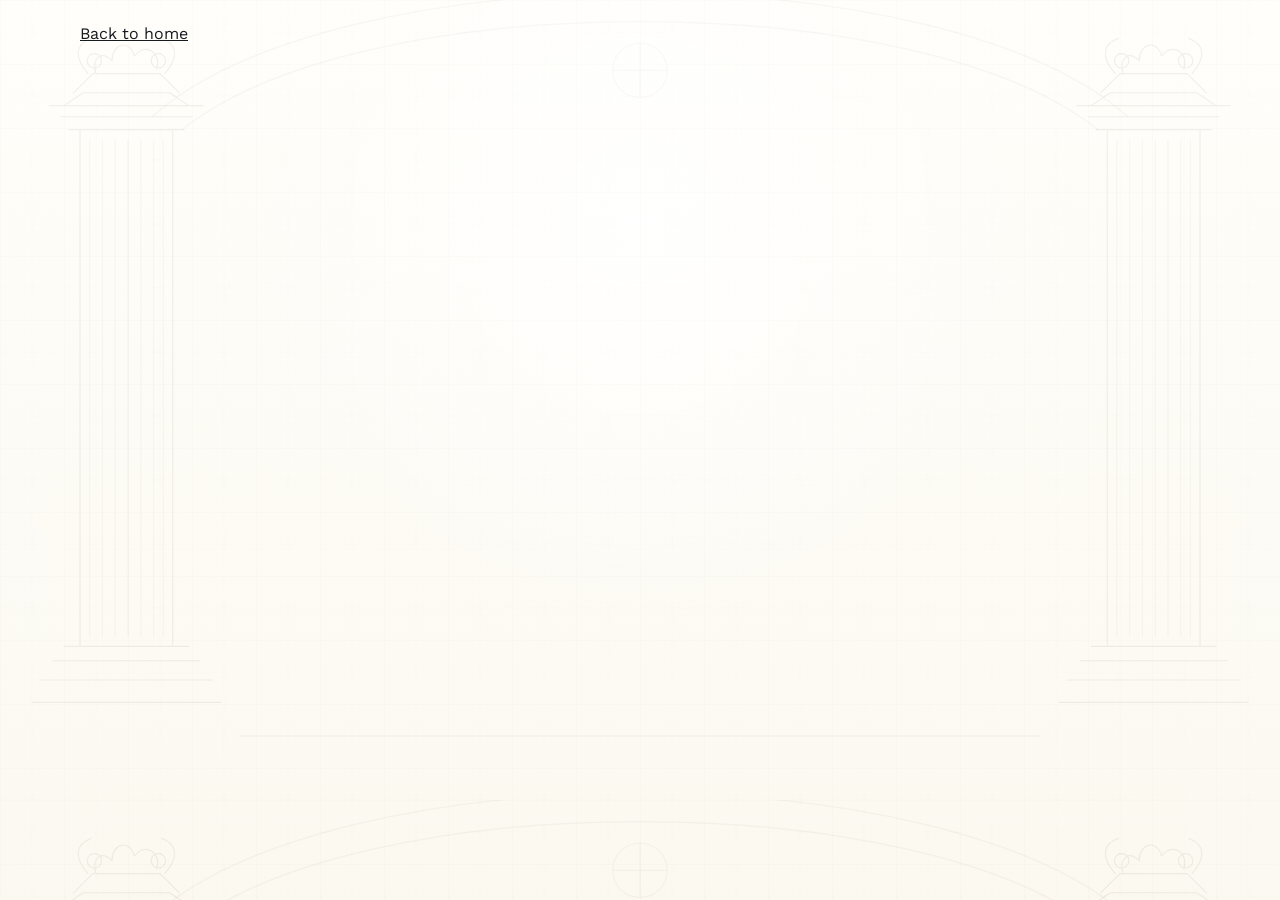
<file: about.html>
<!doctype html>
<html lang="en">
  <head>
    <meta charset="utf-8" />
    <meta name="viewport" content="width=device-width, initial-scale=1" />
    <title>About Me | Heidi's Portfolio</title>
    <link rel="stylesheet" href="portfolio-pages.css" />
  </head>
  <body>
    <main aria-label="Empty About Me page" style="min-height: 100vh; padding-top: 24px">
      <a href="index.html">Back to home</a>
    </main>
  </body>
</html>
</file>
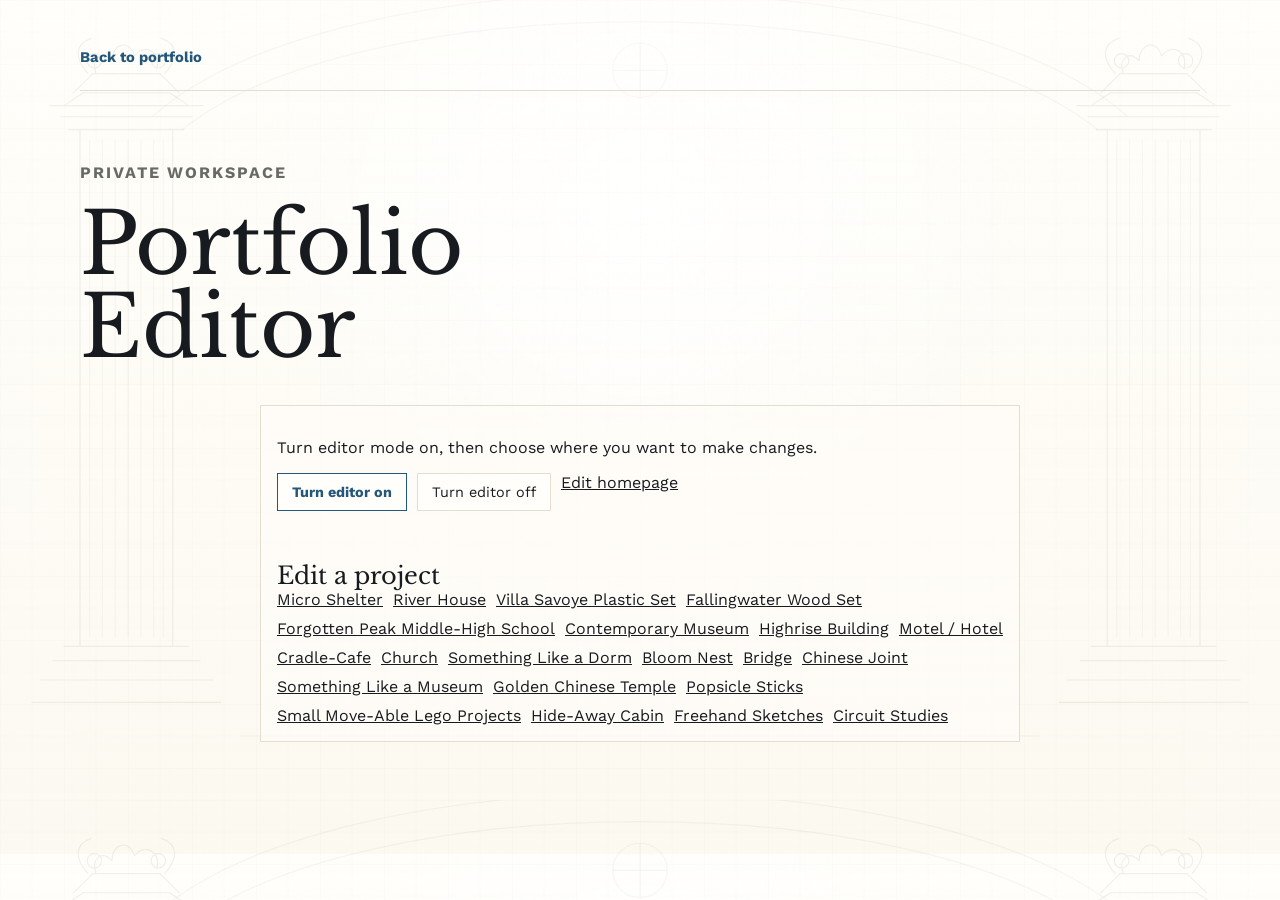
<file: admin.html>
<!doctype html>
<html lang="en">
  <head>
    <meta charset="utf-8" />
    <meta name="viewport" content="width=device-width, initial-scale=1" />
    <title>Portfolio Editor | Heidi's Portfolio</title>
    <link rel="stylesheet" href="portfolio-pages.css" />
  </head>
  <body>
    <main>
      <div class="topbar"><nav><a href="index.html">Back to portfolio</a></nav></div>
      <header class="page-head"><div><p class="eyebrow">Private workspace</p><h1>Portfolio Editor</h1></div></header>
      <section class="edit-form" style="display:block; max-width:760px; margin:0 auto 64px">
        <p>Turn editor mode on, then choose where you want to make changes.</p>
        <div class="edit-actions">
          <button class="primary" id="editor-on" type="button">Turn editor on</button>
          <button id="editor-off" type="button">Turn editor off</button>
          <a href="index.html">Edit homepage</a>
        </div>
        <p class="status" id="status" aria-live="polite"></p>
        <h2>Edit a project</h2>
        <div id="project-links" class="edit-actions"></div>
      </section>
    </main>
    <script src="portfolio-data.js"></script>
    <script>
      const status = document.getElementById("status");
      function setMode(enabled) {
        localStorage.setItem("portfolio-editor-mode", String(enabled));
        status.textContent = enabled ? "Editor mode is on in this browser." : "Editor mode is off.";
      }
      document.getElementById("editor-on").addEventListener("click", () => setMode(true));
      document.getElementById("editor-off").addEventListener("click", () => setMode(false));
      document.getElementById("project-links").innerHTML = window.PORTFOLIO_PROJECTS.map((project) =>
        `<a href="project.html?project=${project.id}">${project.title}</a>`
      ).join("");
    </script>
  </body>
</html>
</file>
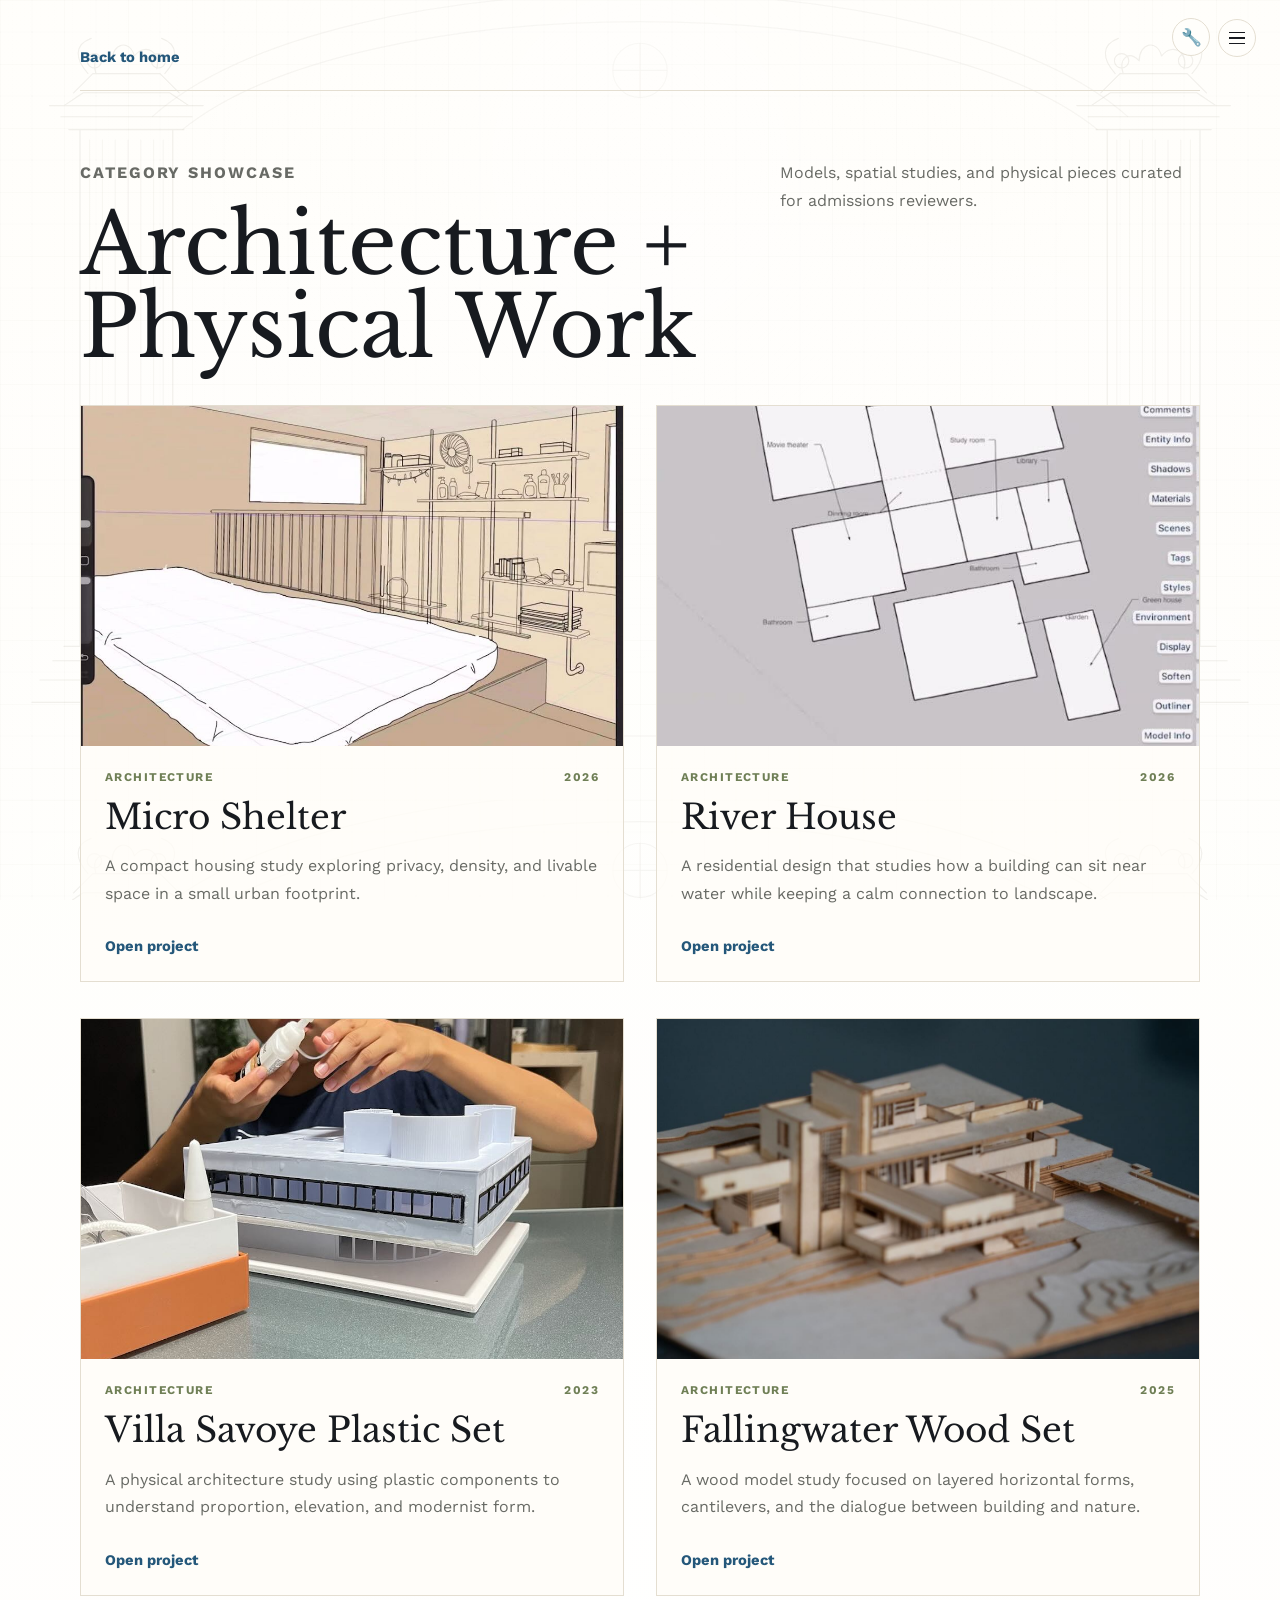
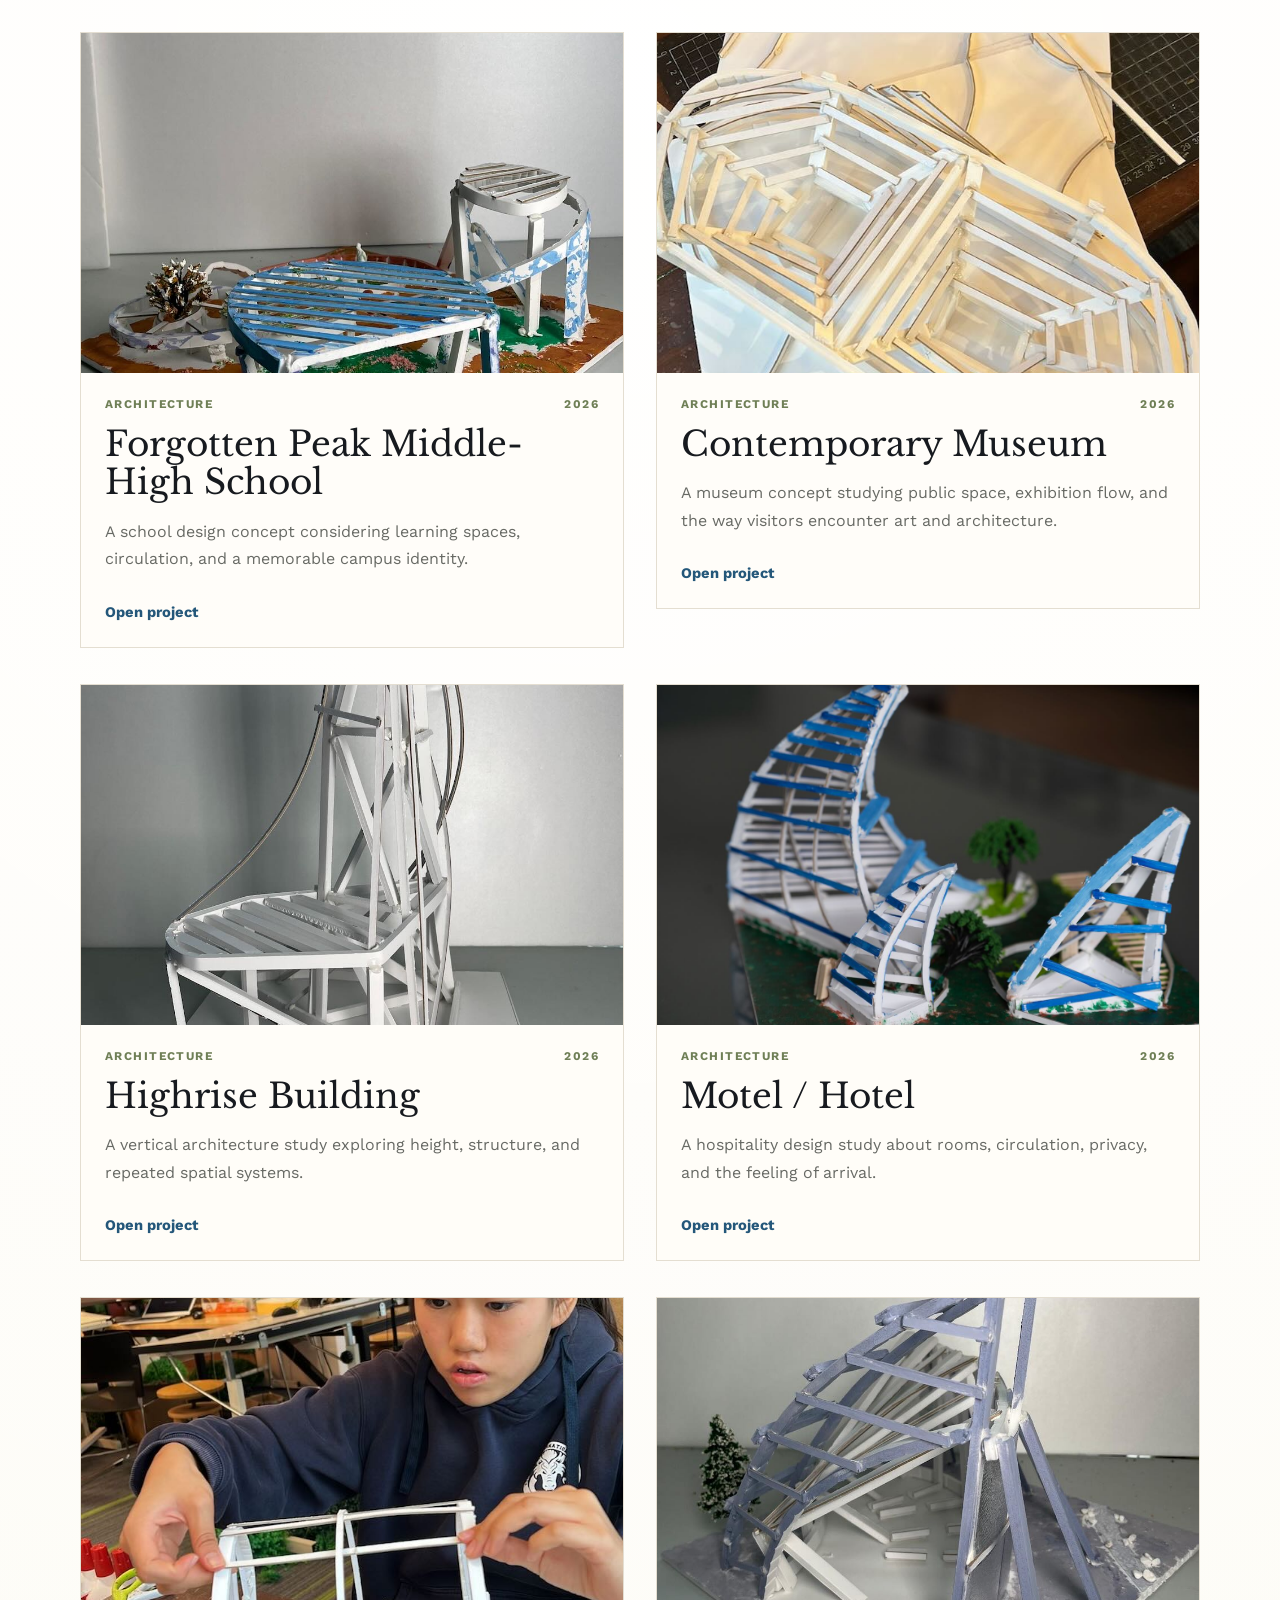
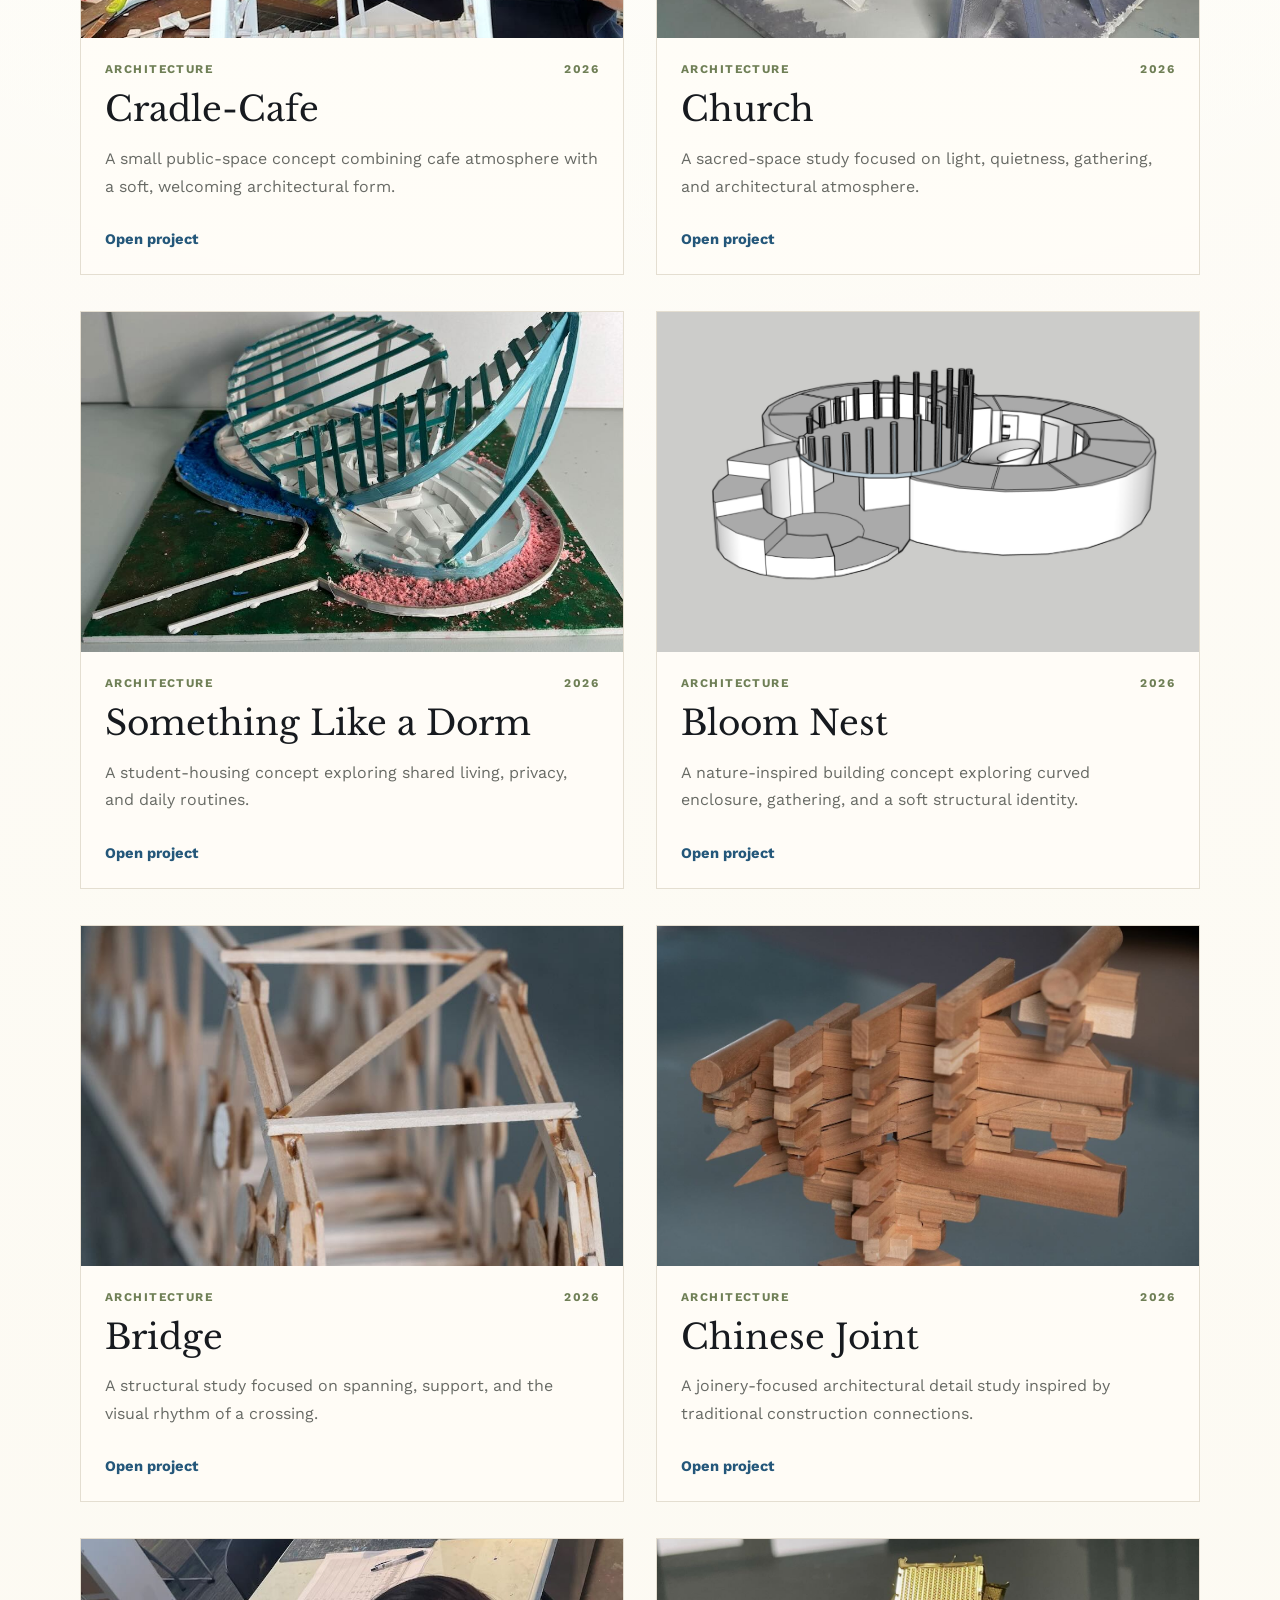
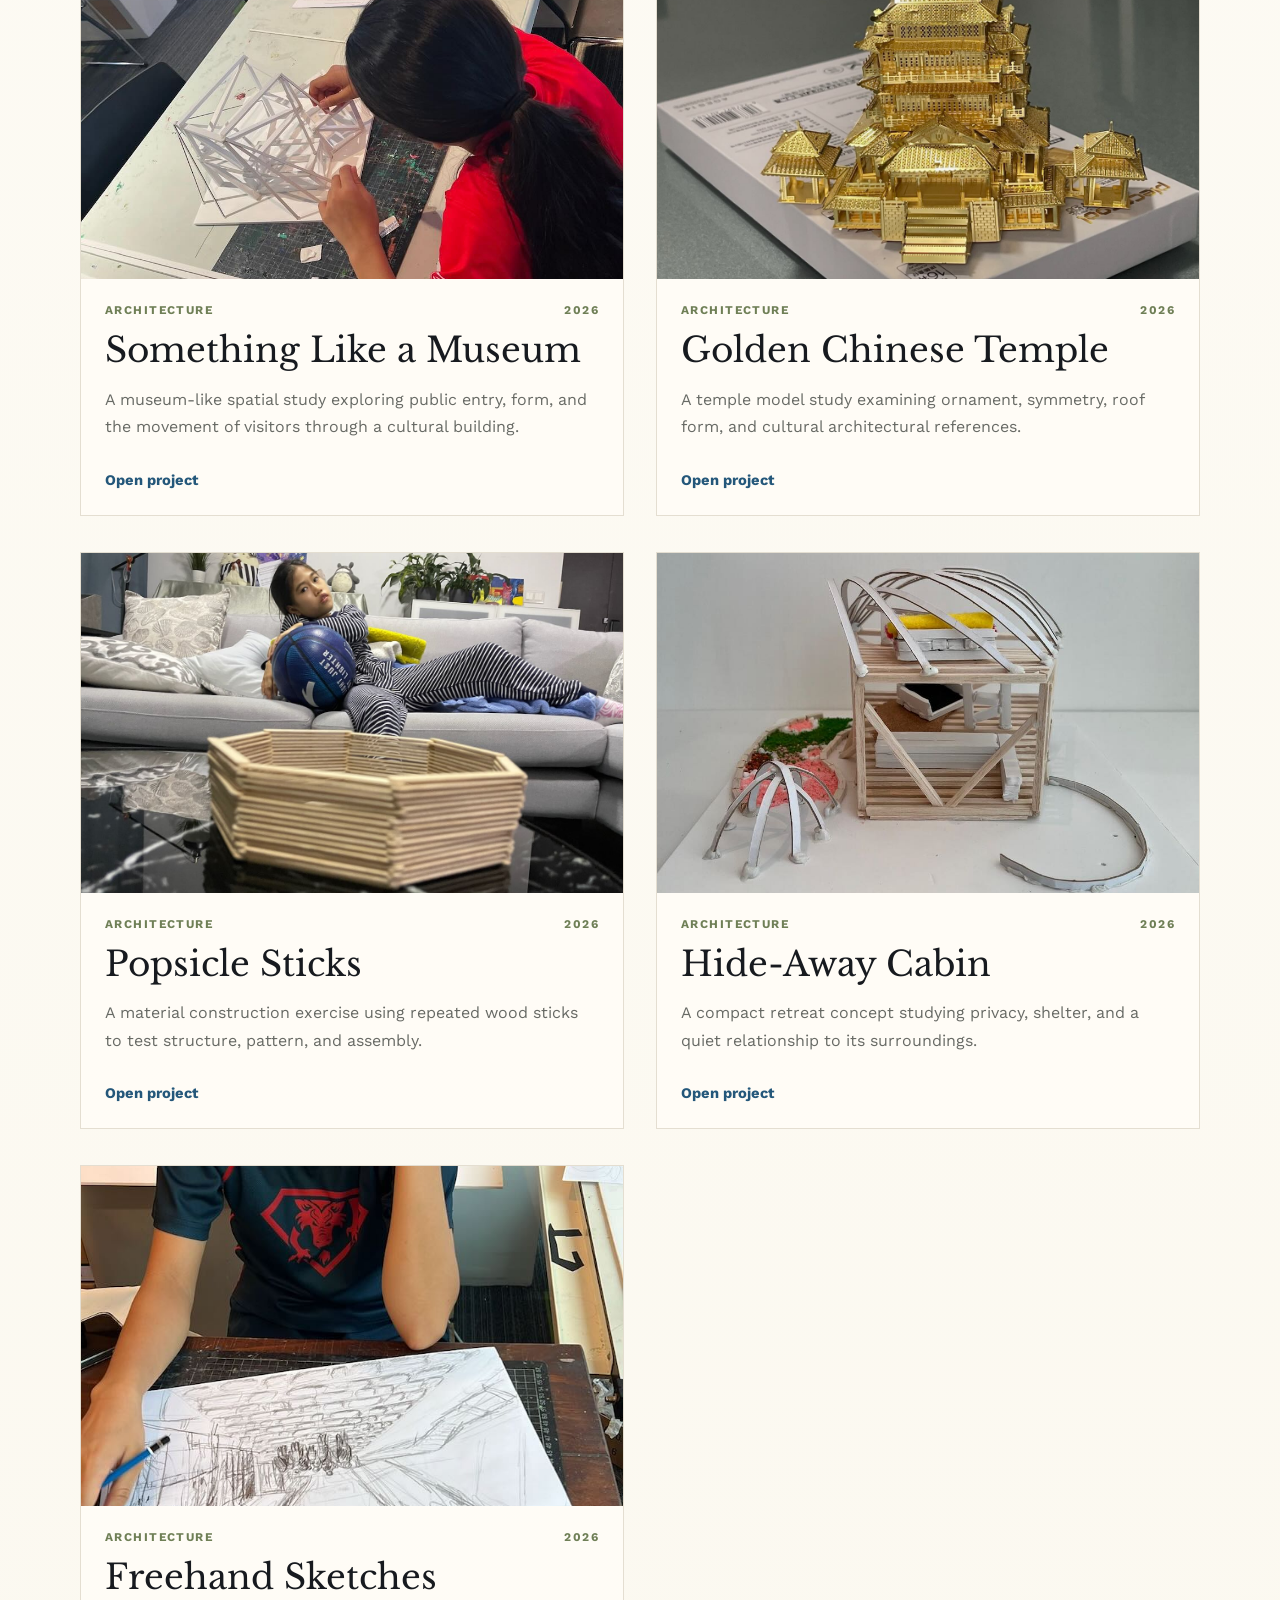
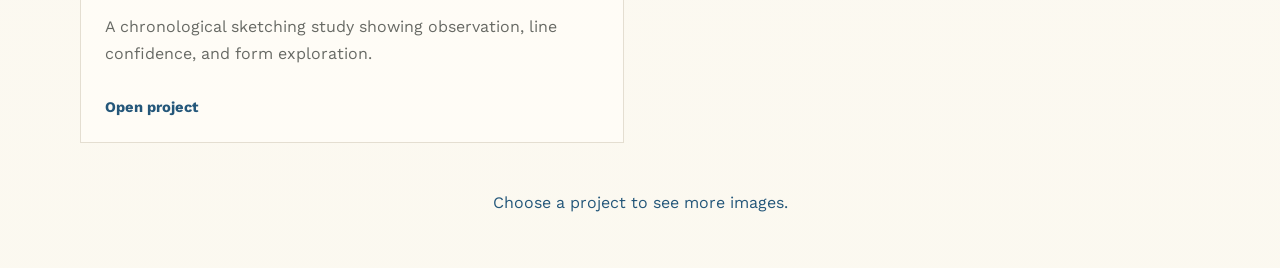
<file: category.html>
<!doctype html>
<html lang="en">
  <head>
    <meta charset="utf-8" />
    <meta name="viewport" content="width=device-width, initial-scale=1" />
    <title>Portfolio Category | Heidi's Portfolio</title>
    <link rel="stylesheet" href="portfolio-pages.css" />
  </head>
  <body>
    <div class="corner-tools">
      <button class="tool-icon editor-toggle" type="button" aria-label="Turn on portfolio editor" aria-pressed="false" title="Turn editor on">🔧</button>
      <details class="category-menu">
        <summary class="tool-icon" aria-label="Open category menu" title="Categories"><span class="menu-lines" aria-hidden="true"><i></i><i></i><i></i></span></summary>
        <nav aria-label="Portfolio categories">
          <a href="index.html">Main Page</a>
          <a href="category.html?category=architecture">Architecture</a>
          <a href="category.html?category=electronic-engineering">Electronic Engineering</a>
          <a href="category.html?category=sports">Sports</a>
          <a href="category.html?category=music">Music</a>
        </nav>
      </details>
    </div>
    <main>
      <div class="topbar">
        <nav aria-label="Category navigation">
          <a href="index.html">Back to home</a>
        </nav>
      </div>

      <header class="page-head">
        <div>
          <p class="eyebrow">Category Showcase</p>
          <h1 id="category-title">Portfolio Work</h1>
        </div>
        <p id="category-copy">
          Selected projects from this category, with room to compare final work,
          process images, and project notes.
        </p>
      </header>

      <section class="project-grid" id="project-grid" aria-label="Projects"></section>

      <footer>
        <p>Choose a project to see more images.</p>
      </footer>
    </main>

    <script src="portfolio-data.js"></script>
    <script src="inline-editor.js" defer></script>
    <script src="page-content-editor.js" defer></script>
    <script>
      const params = new URLSearchParams(window.location.search);
      const category = params.get("category") || "architecture";
      const titles = {
        architecture: "Architecture + Physical Work",
        "electronic-engineering": "Electronic Engineering",
        sports: "Sports",
        music: "Music"
      };
      const copy = {
        architecture: "Models, spatial studies, and physical pieces curated for admissions reviewers.",
        "electronic-engineering": "Hands-on circuit and prototype work showing systems thinking and making.",
        sports: "This category is ready for future sports work.",
        music: "This category is ready for future music work."
      };

      document.title = `${titles[category] || "Portfolio Work"} | Heidi's Portfolio`;
      document.getElementById("category-title").textContent = titles[category] || "Portfolio Work";
      document.getElementById("category-copy").textContent = copy[category] || copy.architecture;

      function editorMode() {
        return localStorage.getItem("portfolio-editor-mode") === "true";
      }

      function toggleEditorMode() {
        localStorage.setItem("portfolio-editor-mode", String(!editorMode()));
        syncEditorMode();
      }

      function syncEditorMode() {
        const enabled = editorMode();
        document.body.classList.toggle("editor-mode", enabled);
        document.querySelectorAll(".editor-toggle").forEach((button) => {
          button.setAttribute("aria-pressed", String(enabled));
          button.setAttribute("aria-label", enabled ? "Turn off portfolio editor" : "Turn on portfolio editor");
          button.title = enabled ? "Turn editor off" : "Turn editor on";
        });
        const toggle = document.getElementById("editor-mode-toggle");
        if (toggle) {
          toggle.setAttribute("aria-pressed", String(enabled));
        }
      }

      function hiddenImages(project) {
        try {
          return JSON.parse(localStorage.getItem(`hidden-images:${project.id}`)) || [];
        } catch {
          return [];
        }
      }

      function extraImages(project) {
        try {
          return JSON.parse(localStorage.getItem(`extra-images:${project.id}`)) || [];
        } catch {
          return [];
        }
      }

      function allImages(project) {
        return [...project.images, ...extraImages(project)];
      }

      function displayImage(project) {
        const hidden = new Set(hiddenImages(project));
        const saved = localStorage.getItem(`display-image:${project.id}`);
        const images = allImages(project);
        if (saved && images.includes(saved) && !hidden.has(saved)) {
          return saved;
        }
        return images.find((image) => !hidden.has(image)) || project.cover;
      }

      function projectTitle(project) {
        return localStorage.getItem(`project-title:${project.id}`) || project.title;
      }

      function projectSummary(project) {
        return localStorage.getItem(`project-summary:${project.id}`) || project.summary;
      }

      function escapeHTML(value) {
        return value
          .replaceAll("&", "&amp;")
          .replaceAll("<", "&lt;")
          .replaceAll(">", "&gt;")
          .replaceAll('"', "&quot;")
          .replaceAll("'", "&#039;");
      }

      const projects = window.PORTFOLIO_PROJECTS.filter((project) => project.category === category);
      const orderKey = `project-order:${category}`;
      const grid = document.getElementById("project-grid");

      function orderedProjects() {
        let savedOrder = [];
        try {
          const saved = JSON.parse(localStorage.getItem(orderKey) || "[]");
          if (Array.isArray(saved)) savedOrder = saved;
        } catch {}

        const byId = new Map(projects.map((project) => [project.id, project]));
        const ordered = savedOrder.map((id) => byId.get(id)).filter(Boolean);
        const included = new Set(ordered.map((project) => project.id));
        return [...ordered, ...projects.filter((project) => !included.has(project.id))];
      }

      function saveProjectOrder(ordered) {
        const nextIds = ordered.map((project) => project.id);
        const defaultIds = projects.map((project) => project.id);
        if (JSON.stringify(nextIds) === JSON.stringify(defaultIds)) {
          localStorage.removeItem(orderKey);
        } else {
          localStorage.setItem(orderKey, JSON.stringify(nextIds));
        }
      }

      function moveProject(projectId, direction) {
        const ordered = orderedProjects();
        const currentIndex = ordered.findIndex((project) => project.id === projectId);
        if (currentIndex < 0) return;
        const targetIndex = direction === "top"
          ? 0
          : direction === "up"
            ? Math.max(0, currentIndex - 1)
            : Math.min(ordered.length - 1, currentIndex + 1);
        if (targetIndex === currentIndex) return;
        const [moved] = ordered.splice(currentIndex, 1);
        ordered.splice(targetIndex, 0, moved);
        saveProjectOrder(ordered);
        renderProjects();
      }

      function renderProjects() {
        const ordered = orderedProjects();
        grid.innerHTML = ordered.map((project, index) => {
          const title = escapeHTML(projectTitle(project));
          const summary = escapeHTML(projectSummary(project));
          return `
            <article class="project-card-shell">
              <a class="project-card" href="project.html?project=${project.id}">
                <div class="project-image-wrap">
                  <img src="${displayImage(project)}" alt="${title}">
                </div>
                <div class="project-copy">
                  <div class="project-kicker"><span>${project.categoryLabel}</span><span>${project.year}</span></div>
                  <h2>${title}</h2>
                  <p>${summary}</p>
                  <span class="open-link">Open project</span>
                </div>
              </a>
              <div class="project-order-controls editor-only" aria-label="Reorder ${title}">
                <span class="project-rank">Position ${index + 1}</span>
                <button type="button" data-project-id="${project.id}" data-direction="top" ${index === 0 ? "disabled" : ""}>Move to top</button>
                <button type="button" data-project-id="${project.id}" data-direction="up" ${index === 0 ? "disabled" : ""}>Move up</button>
                <button type="button" data-project-id="${project.id}" data-direction="down" ${index === ordered.length - 1 ? "disabled" : ""}>Move down</button>
              </div>
            </article>
          `;
        }).join("");

        grid.querySelectorAll(".project-order-controls button").forEach((button) => {
          button.addEventListener("click", () => moveProject(button.dataset.projectId, button.dataset.direction));
        });
        syncEditorMode();
      }

      renderProjects();

      const editorToggle = document.getElementById("editor-mode-toggle");
      if (editorToggle) {
        editorToggle.addEventListener("click", () => {
          syncEditorMode();
        });
      }

      syncEditorMode();
      document.querySelectorAll(".editor-toggle").forEach((button) => {
        button.setAttribute("aria-pressed", String(editorMode()));
        button.addEventListener("click", () => {
          toggleEditorMode();
          button.setAttribute("aria-pressed", String(editorMode()));
        });
      });
    </script>
  </body>
</html>
</file>
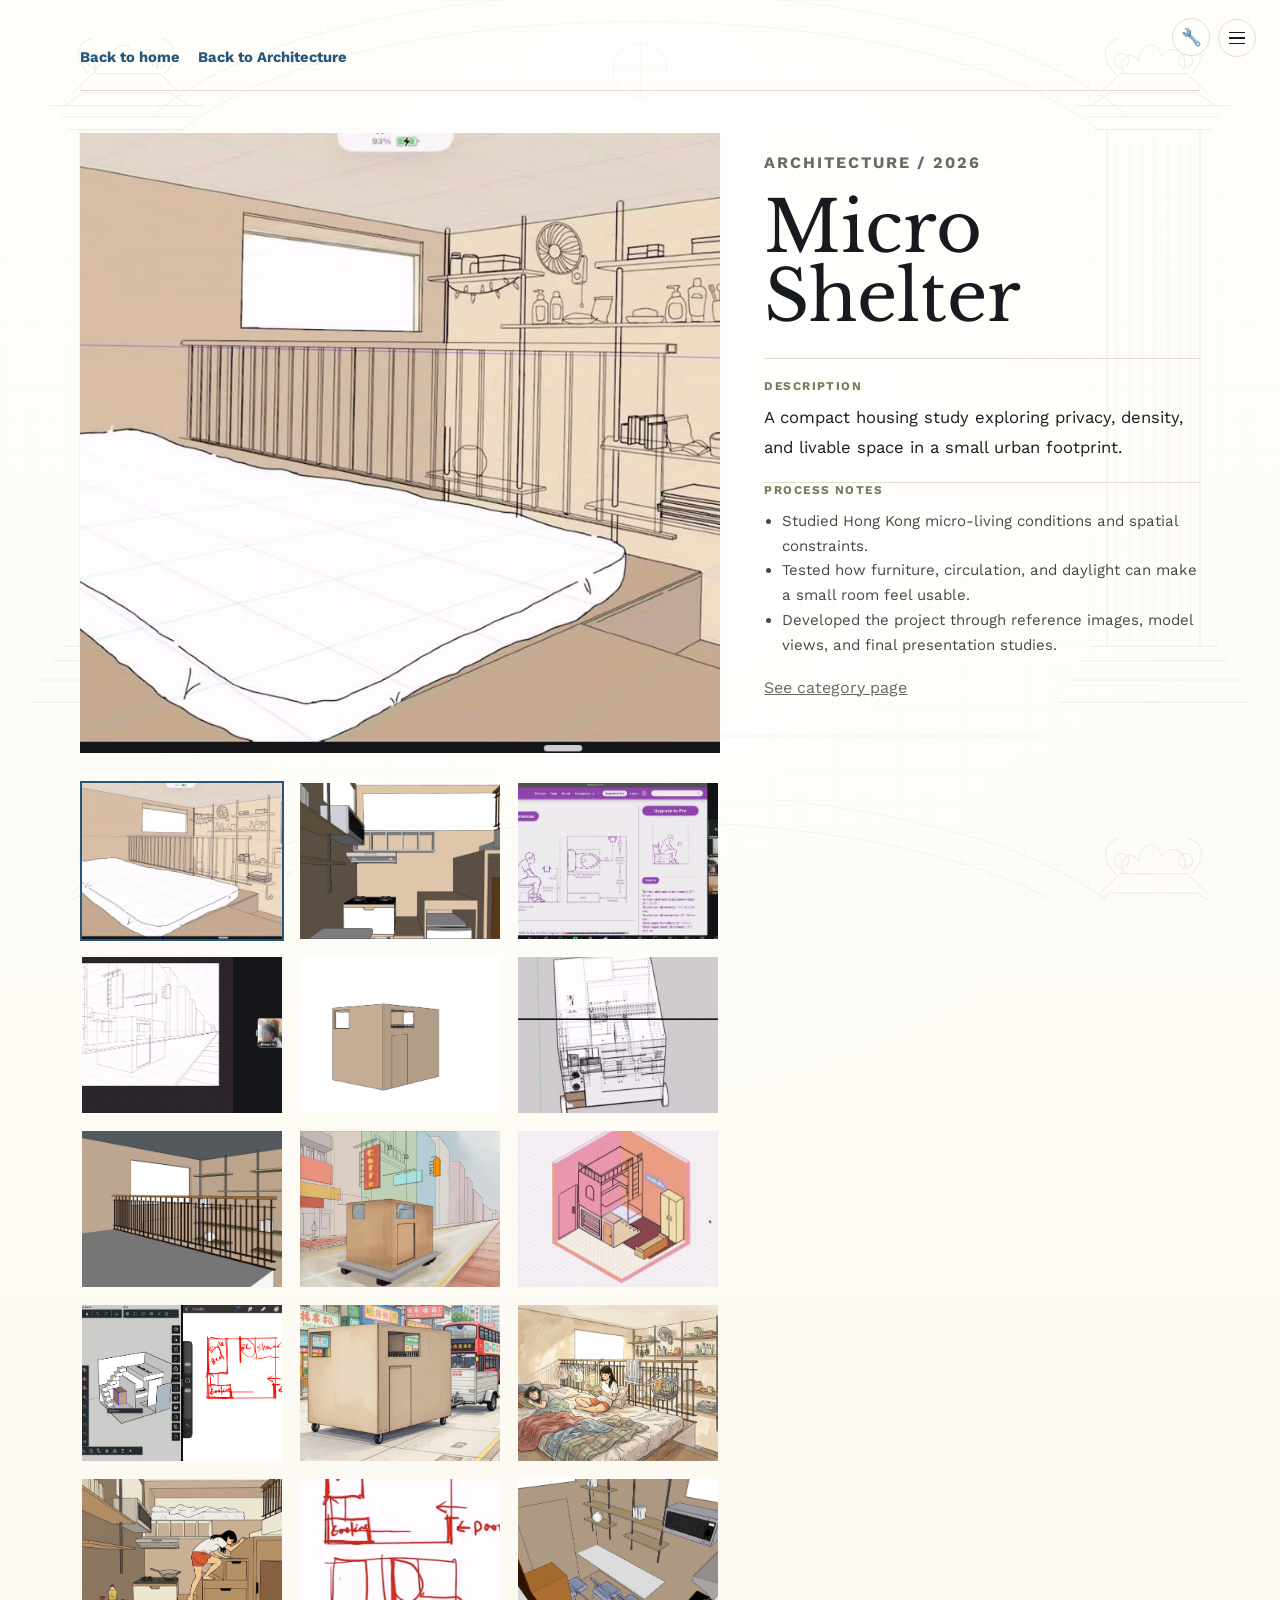
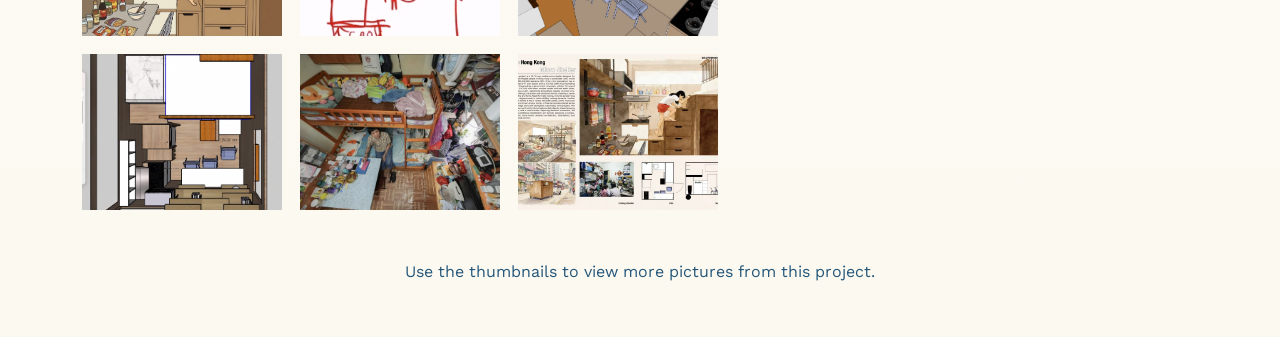
<file: project.html>
<!doctype html>
<html lang="en">
  <head>
    <meta charset="utf-8" />
    <meta name="viewport" content="width=device-width, initial-scale=1" />
    <title>Portfolio Project | Heidi Portfolio</title>
    <link rel="stylesheet" href="portfolio-pages.css" />
  </head>
  <body>
    <div class="corner-tools">
      <button class="tool-icon editor-toggle" type="button" aria-label="Turn on portfolio editor" aria-pressed="false" title="Turn editor on">🔧</button>
      <details class="category-menu">
        <summary class="tool-icon" aria-label="Open category menu" title="Categories"><span class="menu-lines" aria-hidden="true"><i></i><i></i><i></i></span></summary>
        <nav aria-label="Portfolio categories">
          <a href="index.html">Main Page</a>
          <a href="category.html?category=architecture">Architecture</a>
          <a href="category.html?category=electronic-engineering">Electronic Engineering</a>
          <a href="category.html?category=sports">Sports</a>
          <a href="category.html?category=music">Music</a>
        </nav>
      </details>
    </div>
    <main>
      <div class="topbar">
        <nav aria-label="Project navigation">
          <a href="index.html">Back to home</a>
          <a id="category-link" href="category.html?category=architecture">Back to category</a>
        </nav>
      </div>

      <section class="detail-layout" id="project-detail"></section>

      <footer>
        <p>Use the thumbnails to view more pictures from this project.</p>
      </footer>
    </main>

    <script src="portfolio-data.js"></script>
    <script src="inline-editor.js" defer></script>
    <script src="page-content-editor.js" defer></script>
    <script>
      const params = new URLSearchParams(window.location.search);
      const projectId = params.get("project") || "micro-shelter";
      const project = window.PORTFOLIO_PROJECTS.find((item) => item.id === projectId) || window.PORTFOLIO_PROJECTS[0];
      const savedImage = localStorage.getItem(`display-image:${project.id}`);
      const hiddenKey = `hidden-images:${project.id}`;
      const titleKey = `project-title:${project.id}`;
      const summaryKey = `project-summary:${project.id}`;
      const notesKey = `project-notes:${project.id}`;
      const extraImagesKey = `extra-images:${project.id}`;
      let currentImage = savedImage || project.cover;

      document.getElementById("category-link").href = `category.html?category=${project.category}`;
      document.getElementById("category-link").textContent = `Back to ${project.categoryLabel}`;

      function editorMode() {
        return localStorage.getItem("portfolio-editor-mode") === "true";
      }

      function toggleEditorMode() {
        localStorage.setItem("portfolio-editor-mode", String(!editorMode()));
        render();
      }

      function syncEditorMode() {
        const enabled = editorMode();
        document.body.classList.toggle("editor-mode", enabled);
        document.querySelectorAll(".editor-toggle").forEach((button) => {
          button.setAttribute("aria-pressed", String(enabled));
          button.setAttribute("aria-label", enabled ? "Turn off portfolio editor" : "Turn on portfolio editor");
          button.title = enabled ? "Turn editor off" : "Turn editor on";
        });
        const toggle = document.getElementById("editor-mode-toggle");
        if (toggle) {
          toggle.setAttribute("aria-pressed", String(enabled));
        }
      }

      function projectTitle() {
        return localStorage.getItem(titleKey) || project.title;
      }

      function projectSummary() {
        return localStorage.getItem(summaryKey) || project.summary;
      }

      function projectNotes() {
        const saved = localStorage.getItem(notesKey);
        if (!saved) return project.notes;
        try {
          const notes = JSON.parse(saved);
          return Array.isArray(notes) ? notes : project.notes;
        } catch {
          return project.notes;
        }
      }

      function escapeHTML(value) {
        return value
          .replaceAll("&", "&amp;")
          .replaceAll("<", "&lt;")
          .replaceAll(">", "&gt;")
          .replaceAll('"', "&quot;")
          .replaceAll("'", "&#039;");
      }

      function hiddenImages() {
        try {
          return JSON.parse(localStorage.getItem(hiddenKey)) || [];
        } catch {
          return [];
        }
      }

      function extraImages() {
        try {
          return JSON.parse(localStorage.getItem(extraImagesKey)) || [];
        } catch {
          return [];
        }
      }

      function allImages() {
        return [...project.images, ...extraImages()];
      }

      function visibleImages() {
        const hidden = new Set(hiddenImages());
        const images = allImages();
        const visible = images.filter((image) => !hidden.has(image));
        return visible.length ? visible : images;
      }

      function saveHidden(images) {
        localStorage.setItem(hiddenKey, JSON.stringify(images));
      }

      function render() {
        const hidden = hiddenImages();
        const visible = visibleImages();
        const title = projectTitle();
        const summary = projectSummary();
        const notes = projectNotes();
        const safeTitle = escapeHTML(title);
        const safeSummary = escapeHTML(summary);
        if (!visible.includes(currentImage)) {
          currentImage = visible[0];
        }
        document.title = `${title} | Heidi Portfolio`;

        document.getElementById("project-detail").innerHTML = `
          <div>
            <div class="detail-main-image">
              <img id="main-image" src="${currentImage}" alt="${safeTitle}">
            </div>
            <div class="thumb-grid" aria-label="Project images">
              ${visible.map((image, index) => `
                <div class="thumb-card">
                  <button class="thumb-button" type="button" aria-pressed="${image === currentImage}" data-image="${image}">
                    <span class="thumb"><img src="${image}" alt="${safeTitle} image ${index + 1}"></span>
                  </button>
                  <button class="hide-image editor-only" type="button" data-image="${image}" ${visible.length === 1 ? "disabled" : ""}>
                    Hide from project
                  </button>
                </div>
              `).join("")}
            </div>
          </div>
          <div class="detail-copy">
            <p class="eyebrow">${project.categoryLabel} / ${project.year}</p>
            <h1>${safeTitle}</h1>
            <section class="project-description-block" aria-labelledby="project-description-label">
              <div class="notes-label" id="project-description-label">Description</div>
              <p class="project-description">${safeSummary}</p>
            </section>
            <form class="edit-form editor-only" id="rename-form">
              <label for="project-title-input">Project title</label>
              <div class="rename-row">
                <input id="project-title-input" type="text" value="${safeTitle}" autocomplete="off">
                <button type="submit">Rename</button>
              </div>
            </form>
            <form class="edit-form editor-only" id="description-form">
              <label for="project-summary-input">Project summary</label>
              <textarea id="project-summary-input" rows="4">${safeSummary}</textarea>
              <div class="edit-actions">
                <button class="primary" type="submit">Save description</button>
                <button type="button" id="reset-description">Reset description</button>
              </div>
            </form>
            <form class="edit-form editor-only" id="notes-form">
              <label>Process notes</label>
              <div class="note-editor-list" id="note-editor-list">
                ${notes.map((note, index) => `
                  <div class="note-editor-row">
                    <span class="note-bullet" aria-hidden="true">&bull;</span>
                    <input class="note-editor-input" type="text" value="${escapeHTML(note)}" aria-label="Bullet point ${index + 1}">
                    <button class="remove-note" type="button" aria-label="Delete bullet point ${index + 1}">Delete</button>
                  </div>
                `).join("")}
              </div>
              <div class="edit-actions">
                <button type="button" id="add-note">Add bullet point</button>
                <button class="primary" type="submit">Save bullet points</button>
                <button type="button" id="reset-notes">Reset bullet points</button>
              </div>
            </form>
            <form class="edit-form editor-only" id="add-image-form">
              <label for="project-image-url">Add photo by URL or local path</label>
              <div class="rename-row">
                <input id="project-image-url" type="text" placeholder="public/portfolio/example.jpg or https://..." autocomplete="off">
                <button type="submit">Add photo</button>
              </div>
            </form>
            <div class="notes-label">Process notes</div>
            <ul class="project-notes-list">${notes.map((note) => `<li>${escapeHTML(note)}</li>`).join("")}</ul>
            <div class="display-actions editor-only">
              <button class="primary" type="button" id="set-display">Set as display image</button>
              <button type="button" id="set-home-image">Set as homepage image</button>
              <button type="button" id="reset-display">Reset display image</button>
              <button type="button" id="restore-images" ${hidden.length ? "" : "disabled"}>Restore hidden pictures</button>
              <a href="category.html?category=${project.category}">See category page</a>
            </div>
            <p><a class="open-link" href="category.html?category=${project.category}">See category page</a></p>
            <div class="status" id="status"></div>
          </div>
        `;
        syncEditorMode();

        document.querySelectorAll(".thumb-button").forEach((button) => {
          button.addEventListener("click", () => {
            currentImage = button.dataset.image;
            render();
          });
        });

        document.querySelectorAll(".hide-image").forEach((button) => {
          button.addEventListener("click", () => {
            const image = button.dataset.image;
            if (visibleImages().length <= 1) {
              document.getElementById("status").textContent = "Keep at least one picture visible in the project.";
              return;
            }
            saveHidden([...new Set([...hiddenImages(), image])]);
            if (localStorage.getItem(`display-image:${project.id}`) === image) {
              localStorage.removeItem(`display-image:${project.id}`);
            }
            currentImage = visibleImages()[0];
            render();
          });
        });

        document.getElementById("rename-form").addEventListener("submit", (event) => {
          event.preventDefault();
          const input = document.getElementById("project-title-input");
          const nextTitle = input.value.trim();
          if (!nextTitle) {
            document.getElementById("status").textContent = "Project title cannot be blank.";
            return;
          }
          if (nextTitle === project.title) {
            localStorage.removeItem(titleKey);
          } else {
            localStorage.setItem(titleKey, nextTitle);
          }
          render();
          document.getElementById("status").textContent = "Project title updated across this browser.";
        });

        document.getElementById("add-image-form").addEventListener("submit", (event) => {
          event.preventDefault();
          const input = document.getElementById("project-image-url");
          const image = input.value.trim();
          if (!image) {
            document.getElementById("status").textContent = "Add an image URL or local image path.";
            return;
          }
          localStorage.setItem(extraImagesKey, JSON.stringify([...new Set([...extraImages(), image])]));
          currentImage = image;
          render();
          document.getElementById("status").textContent = "Photo added to this project in this browser.";
        });

        document.getElementById("description-form").addEventListener("submit", (event) => {
          event.preventDefault();
          const summaryInput = document.getElementById("project-summary-input");
          const nextSummary = summaryInput.value.trim();

          if (!nextSummary) {
            document.getElementById("status").textContent = "Project summary cannot be blank.";
            return;
          }

          if (nextSummary === project.summary) {
            localStorage.removeItem(summaryKey);
          } else {
            localStorage.setItem(summaryKey, nextSummary);
          }
          render();
          document.getElementById("status").textContent = "Project description saved in this browser.";
        });

        document.getElementById("notes-form").addEventListener("submit", (event) => {
          event.preventDefault();
          const nextNotes = [...document.querySelectorAll(".note-editor-input")]
            .map((input) => input.value.trim())
            .filter(Boolean);
          if (JSON.stringify(nextNotes) === JSON.stringify(project.notes)) {
            localStorage.removeItem(notesKey);
          } else {
            localStorage.setItem(notesKey, JSON.stringify(nextNotes));
          }
          render();
          document.getElementById("status").textContent = "Project notes saved in this browser.";
        });

        const noteEditorList = document.getElementById("note-editor-list");
        document.getElementById("add-note").addEventListener("click", () => {
          const row = document.createElement("div");
          const nextNumber = noteEditorList.querySelectorAll(".note-editor-row").length + 1;
          row.className = "note-editor-row";
          row.innerHTML = `
            <span class="note-bullet" aria-hidden="true">&bull;</span>
            <input class="note-editor-input" type="text" aria-label="Bullet point ${nextNumber}" placeholder="Type a new bullet point">
            <button class="remove-note" type="button" aria-label="Delete bullet point ${nextNumber}">Delete</button>
          `;
          noteEditorList.appendChild(row);
          row.querySelector("input").focus();
        });

        noteEditorList.addEventListener("click", (event) => {
          const removeButton = event.target.closest(".remove-note");
          if (removeButton) removeButton.closest(".note-editor-row").remove();
        });

        document.getElementById("reset-description").addEventListener("click", () => {
          localStorage.removeItem(summaryKey);
          render();
          document.getElementById("status").textContent = "Project description reset to the original draft.";
        });

        document.getElementById("reset-notes").addEventListener("click", () => {
          localStorage.removeItem(notesKey);
          render();
          document.getElementById("status").textContent = "Project notes reset to the original draft.";
        });

        document.getElementById("set-display").addEventListener("click", () => {
          localStorage.setItem(`display-image:${project.id}`, currentImage);
          document.getElementById("status").textContent = "Display image updated for this project.";
        });

        document.getElementById("set-home-image").addEventListener("click", () => {
          localStorage.setItem(`home-image:${project.id}`, currentImage);
          document.getElementById("status").textContent = "Homepage image updated for this project.";
        });

        document.getElementById("reset-display").addEventListener("click", () => {
          localStorage.removeItem(`display-image:${project.id}`);
          currentImage = project.cover;
          render();
        });

        document.getElementById("restore-images").addEventListener("click", () => {
          localStorage.removeItem(hiddenKey);
          currentImage = localStorage.getItem(`display-image:${project.id}`) || project.cover;
          render();
        });
      }

      const editorToggle = document.getElementById("editor-mode-toggle");
      if (editorToggle) {
        editorToggle.addEventListener("click", () => {
          syncEditorMode();
          render();
        });
      }

      syncEditorMode();
      render();
      document.querySelectorAll(".editor-toggle").forEach((button) => {
        button.setAttribute("aria-pressed", String(editorMode()));
        button.addEventListener("click", () => {
          toggleEditorMode();
          button.setAttribute("aria-pressed", String(editorMode()));
        });
      });
    </script>
  </body>
</html>
</file>
<file: portfolio-pages.css>
@import url("https://fonts.googleapis.com/css2?family=Libre+Baskerville:wght@400;700&family=Work+Sans:wght@400;500;600;700&display=swap");

:root {
  --background: #fffdf8;
  --foreground: #171a1f;
  --muted: #686a65;
  --line: #e4ded1;
  --blue: #24577a;
  --green: #6f7f56;
  --paper: #fffefb;
  --draft: rgba(88, 81, 62, 0.075);
  --draft-soft: rgba(88, 81, 62, 0.035);
  --font-heading: "Libre Baskerville", Baskerville, "Baskerville Old Face", Georgia, serif;
  --font-body: "Work Sans", "Avenir Next", Avenir, Helvetica, Arial, sans-serif;
}

* {
  box-sizing: border-box;
}

html {
  scroll-behavior: smooth;
}

body {
  position: relative;
  margin: 0;
  background:
    radial-gradient(circle at 50% 25%, rgba(255, 255, 255, 0.96), transparent 42%),
    linear-gradient(180deg, rgba(255, 254, 250, 0.96), rgba(251, 248, 239, 0.88)),
    var(--background);
  color: var(--foreground);
  font-family: var(--font-body);
}

body::before,
body::after {
  content: "";
  position: fixed;
  inset: 0;
  z-index: 0;
  pointer-events: none;
}

body::before {
  opacity: 0.82;
  background: url("public/architecture-columns.svg") center top / max(100vw, 1120px) auto repeat-y;
}

body::after {
  opacity: 0.34;
  background:
    radial-gradient(ellipse at 50% 18%, rgba(255,255,255,.9), transparent 48%),
    linear-gradient(90deg, rgba(255,255,255,.3), transparent 18%, transparent 82%, rgba(255,255,255,.3));
}

main {
  position: relative;
  z-index: 1;
  width: min(1120px, calc(100% - 48px));
  margin: 0 auto;
  padding: 48px 0;
}

a {
  color: inherit;
}

.topbar {
  display: flex;
  justify-content: space-between;
  align-items: center;
  gap: 24px;
  padding-bottom: 24px;
  border-bottom: 1px solid var(--line);
}

.topbar nav {
  display: flex;
  flex-wrap: wrap;
  gap: 18px;
}

.topbar a {
  color: var(--blue);
  font-size: 0.92rem;
  font-weight: 700;
  text-decoration: none;
}

.mode-toggle {
  display: inline-flex;
  align-items: center;
  gap: 8px;
  border: 1px solid var(--line);
  background: var(--paper);
  color: var(--foreground);
  padding: 9px 12px;
  font: inherit;
  font-size: 0.9rem;
  cursor: pointer;
}

.mode-toggle[aria-pressed="true"] {
  border-color: var(--blue);
  color: var(--blue);
  font-weight: 700;
}

.mode-icon {
  position: relative;
  width: 16px;
  height: 16px;
  border: 1px solid currentColor;
  border-radius: 50%;
}

.mode-icon::before {
  content: "";
  position: absolute;
  width: 8px;
  height: 2px;
  left: 4px;
  top: 7px;
  background: currentColor;
  transform: rotate(-38deg);
}

.mode-icon::after {
  content: "";
  position: absolute;
  width: 3px;
  height: 3px;
  right: 3px;
  bottom: 3px;
  border-right: 1px solid currentColor;
  border-bottom: 1px solid currentColor;
}

body:not(.editor-mode) .editor-only {
  display: none !important;
}

.mode-toggle {
  display: none !important;
}

.corner-tools {
  position: absolute;
  top: 18px;
  right: 24px;
  z-index: 10;
  display: flex;
  gap: 8px;
}

.tool-icon {
  display: inline-grid;
  width: 38px;
  height: 38px;
  place-items: center;
  border: 1px solid var(--line);
  border-radius: 50%;
  background: var(--paper);
  color: var(--foreground);
  font-size: 1.05rem;
  text-decoration: none;
  font-family: inherit;
  cursor: pointer;
}
.tool-icon[aria-pressed="true"] { border-color: var(--blue); background: #e9f1f6; }
.inline-editable { outline: 1px dashed rgba(36, 87, 122, .55); outline-offset: 4px; cursor: text; }
.inline-editable:focus { outline: 2px solid var(--blue); background: rgba(255,255,255,.75); }

.page-content-editor { margin: 40px 0; padding: 24px; border: 1px dashed var(--blue); background: #f4f8fa; }
.page-content-editor h2 { margin: 8px 0 22px; font-family: var(--font-heading); font-weight: 400; }
.page-editor-forms { display: grid; grid-template-columns: repeat(3, 1fr); gap: 14px; }
.page-editor-forms form, .page-custom-edit { display: grid; align-content: start; gap: 9px; }
.page-editor-forms h3 { margin: 0; }
.page-editor-forms input, .page-editor-forms textarea, .page-custom-edit input, .page-custom-edit textarea { width: 100%; padding: 10px; border: 1px solid var(--line); background: white; color: var(--foreground); font: inherit; }
.page-editor-forms button, .page-custom-edit button { justify-self: start; padding: 10px 14px; border: 0; background: var(--blue); color: white; font: inherit; font-weight: 700; cursor: pointer; }
.page-custom-content { display: grid; gap: 28px; margin: 36px 0; }
.page-custom-content:empty { display: none; }
.page-custom-item { overflow: hidden; border: 1px solid var(--line); background: var(--paper); }
.page-custom-item > img { display: block; width: 100%; max-height: 560px; object-fit: cover; }
.page-custom-copy { padding: 24px; }
.page-custom-copy h2 { margin: 0; font-family: var(--font-heading); font-size: 2rem; font-weight: 400; }
.page-custom-copy > p { color: var(--muted); line-height: 1.7; }
.page-custom-edit { margin-top: 20px; padding-top: 18px; border-top: 1px dashed var(--line); }
.page-custom-edit button { background: #7b3434; }

.category-menu { position: static; }
.category-menu summary { list-style: none; cursor: pointer; }
.category-menu summary::-webkit-details-marker { display: none; }
.menu-lines { display: grid; gap: 4px; }
.menu-lines i { display: block; width: 16px; height: 1.5px; background: currentColor; }
.category-menu nav {
  position: fixed;
  top: 0;
  left: 0;
  z-index: -1;
  display: grid;
  grid-template-columns: minmax(220px, 360px);
  justify-content: center;
  width: 100%;
  padding: 88px max(24px, calc((100vw - 1180px) / 2)) 36px;
  border: 0;
  border-bottom: 1px solid var(--line);
  background: var(--paper);
  box-shadow: 0 14px 35px rgba(23, 26, 31, 0.12);
  transform: translateY(-110%);
  transition: transform 240ms ease;
}
.category-menu[open] nav { transform: translateY(0); }
.category-menu nav a { display: block; padding: 12px; border: 0; text-align: center; }

@media (max-width: 640px) {
  .category-menu nav { padding-top: 78px; }
  .page-editor-forms { grid-template-columns: 1fr; }
}

.page-head {
  display: grid;
  grid-template-columns: minmax(0, 1fr) minmax(260px, 420px);
  gap: 48px;
  padding: 52px 0 36px;
}

.eyebrow,
.section-label,
.project-kicker,
.notes-label {
  color: var(--green);
  font-size: 0.74rem;
  font-weight: 700;
  letter-spacing: 0.12em;
  text-transform: uppercase;
}

h1,
h2,
h3 {
  margin: 0;
  font-family: var(--font-heading);
  font-weight: 400;
  letter-spacing: 0;
}

h1 {
  margin-top: 16px;
  font-size: clamp(3rem, 7vw, 5.3rem);
  line-height: 0.98;
}

.page-head p,
.project-copy p,
.detail-copy p,
footer p {
  color: var(--muted);
  font-size: 1rem;
  line-height: 1.72;
}

.project-grid {
  display: grid;
  grid-template-columns: repeat(2, minmax(0, 1fr));
  gap: 36px 32px;
}

.project-card {
  display: grid;
  grid-template-rows: 340px 1fr;
  border: 1px solid var(--line);
  background: rgba(255, 253, 248, 0.76);
  text-decoration: none;
}

.project-card-shell {
  display: grid;
  align-content: start;
}

.project-order-controls {
  display: flex;
  flex-wrap: wrap;
  align-items: center;
  gap: 8px;
  padding: 12px;
  border: 1px solid var(--line);
  border-top: 0;
  background: #f4f8fa;
}

.project-rank {
  margin-right: auto;
  color: var(--green);
  font-size: 0.78rem;
  font-weight: 700;
  letter-spacing: 0.08em;
  text-transform: uppercase;
}

.project-order-controls button {
  border: 1px solid var(--blue);
  background: var(--paper);
  color: var(--blue);
  padding: 7px 10px;
  font: inherit;
  font-size: 0.8rem;
  cursor: pointer;
}

.project-order-controls button:disabled {
  cursor: default;
  opacity: 0.4;
}

.project-image-wrap,
.detail-main-image,
.thumb {
  display: block;
  overflow: hidden;
  background: #e8e3d8;
}

img {
  display: block;
  width: 100%;
  height: 100%;
  object-fit: cover;
}

.project-copy {
  padding: 24px 24px 26px;
}

.project-kicker {
  display: flex;
  justify-content: space-between;
  gap: 16px;
}

.project-copy h2,
.project-copy h3 {
  margin-top: 14px;
  font-size: clamp(1.55rem, 3vw, 2.15rem);
  line-height: 1.12;
}

.project-copy .open-link {
  display: inline-flex;
  margin-top: 14px;
  color: var(--blue);
  font-size: 0.92rem;
  font-weight: 700;
}

.detail-layout {
  display: grid;
  grid-template-columns: minmax(0, 1.25fr) minmax(300px, 0.85fr);
  gap: 44px;
  padding-top: 42px;
}

.detail-main-image {
  height: min(68vw, 620px);
  min-height: 420px;
}

.detail-copy {
  align-self: start;
}

.detail-copy h1 {
  font-size: clamp(2.6rem, 5.5vw, 4.7rem);
}

.project-description-block {
  margin-top: 28px;
  padding: 20px 0;
  border-top: 1px solid var(--line);
  border-bottom: 1px solid var(--line);
}

.project-description {
  margin: 10px 0 0;
  color: var(--foreground) !important;
  font-size: 1.04rem !important;
  line-height: 1.75 !important;
}

ul {
  margin: 12px 0 0;
  padding-left: 18px;
  color: #454a46;
  font-size: 0.94rem;
  line-height: 1.65;
}

.edit-form {
  display: grid;
  gap: 8px;
  margin: 20px 0 22px;
  padding: 16px;
  border: 1px solid var(--line);
  background: rgba(255, 253, 248, 0.7);
}

.edit-form label {
  color: var(--green);
  font-size: 0.74rem;
  font-weight: 700;
  letter-spacing: 0.12em;
  text-transform: uppercase;
}

.rename-row {
  display: grid;
  grid-template-columns: minmax(0, 1fr) auto;
  gap: 10px;
}

.rename-row input,
.edit-form textarea {
  width: 100%;
  border: 1px solid var(--line);
  background: var(--paper);
  color: var(--foreground);
  padding: 10px 12px;
  font: inherit;
  font-size: 0.95rem;
}

.edit-form textarea {
  resize: vertical;
  line-height: 1.55;
}

.note-editor-list {
  display: grid;
  gap: 9px;
}

.note-editor-row {
  display: grid;
  grid-template-columns: auto minmax(0, 1fr) auto;
  gap: 9px;
  align-items: center;
}

.note-bullet {
  color: var(--blue);
  font-size: 1.25rem;
  line-height: 1;
}

.note-editor-input {
  width: 100%;
  border: 1px solid var(--line);
  background: var(--paper);
  color: var(--foreground);
  padding: 10px 12px;
  font: inherit;
  font-size: 0.95rem;
}

.remove-note {
  border: 1px solid var(--line);
  background: var(--paper);
  color: #7d3838;
  padding: 10px 12px;
  font: inherit;
  cursor: pointer;
}

.rename-row button,
.edit-actions button {
  border: 1px solid var(--blue);
  background: var(--paper);
  color: var(--blue);
  padding: 10px 14px;
  font: inherit;
  font-size: 0.9rem;
  font-weight: 700;
  cursor: pointer;
}

.edit-actions {
  display: flex;
  flex-wrap: wrap;
  gap: 10px;
}

.edit-actions button:not(.primary) {
  border-color: var(--line);
  color: var(--foreground);
  font-weight: 400;
}

.thumb-grid {
  display: grid;
  grid-template-columns: repeat(3, 1fr);
  gap: 14px;
  margin-top: 28px;
}

.thumb-button {
  padding: 0;
  border: 2px solid transparent;
  background: transparent;
  cursor: pointer;
}

.thumb-button[aria-pressed="true"] {
  border-color: var(--blue);
}

.thumb-card {
  display: grid;
  gap: 8px;
}

.thumb {
  aspect-ratio: 1 / 0.78;
}

.hide-image {
  border: 1px solid var(--line);
  background: rgba(255, 253, 248, 0.86);
  color: var(--muted);
  padding: 8px 10px;
  font: inherit;
  font-size: 0.82rem;
  cursor: pointer;
}

.hide-image:disabled,
.display-actions button:disabled {
  cursor: not-allowed;
  opacity: 0.5;
}

.display-actions {
  display: flex;
  flex-wrap: wrap;
  gap: 10px;
  margin-top: 18px;
}

.display-actions button,
.display-actions a {
  border: 1px solid var(--line);
  background: var(--paper);
  color: var(--foreground);
  padding: 10px 14px;
  font: inherit;
  font-size: 0.9rem;
  text-decoration: none;
  cursor: pointer;
}

.display-actions button.primary {
  border-color: var(--blue);
  color: var(--blue);
  font-weight: 700;
}

.status {
  min-height: 24px;
  margin-top: 12px;
  color: var(--green);
  font-size: 0.9rem;
}

footer {
  padding-top: 42px;
  text-align: center;
}

footer p {
  margin: 4px 0;
  color: var(--blue);
}

@media (max-width: 900px) {
  main {
    width: min(100% - 32px, 700px);
    padding-top: 36px;
  }

  .page-head,
  .project-grid,
  .detail-layout {
    grid-template-columns: 1fr;
  }

  .project-card {
    grid-template-rows: 300px 1fr;
  }

  .detail-main-image {
    min-height: 360px;
  }
}

@media (max-width: 560px) {
  main {
    width: min(100% - 24px, 420px);
    padding-top: 28px;
  }

  .topbar {
    flex-direction: column;
  }

  h1 {
    font-size: 2.9rem;
  }

  .project-card {
    grid-template-rows: 260px 1fr;
  }

  .project-copy {
    padding: 20px;
  }

  .thumb-grid {
    grid-template-columns: 1fr;
  }

  .rename-row {
    grid-template-columns: 1fr;
  }
}
</file>
